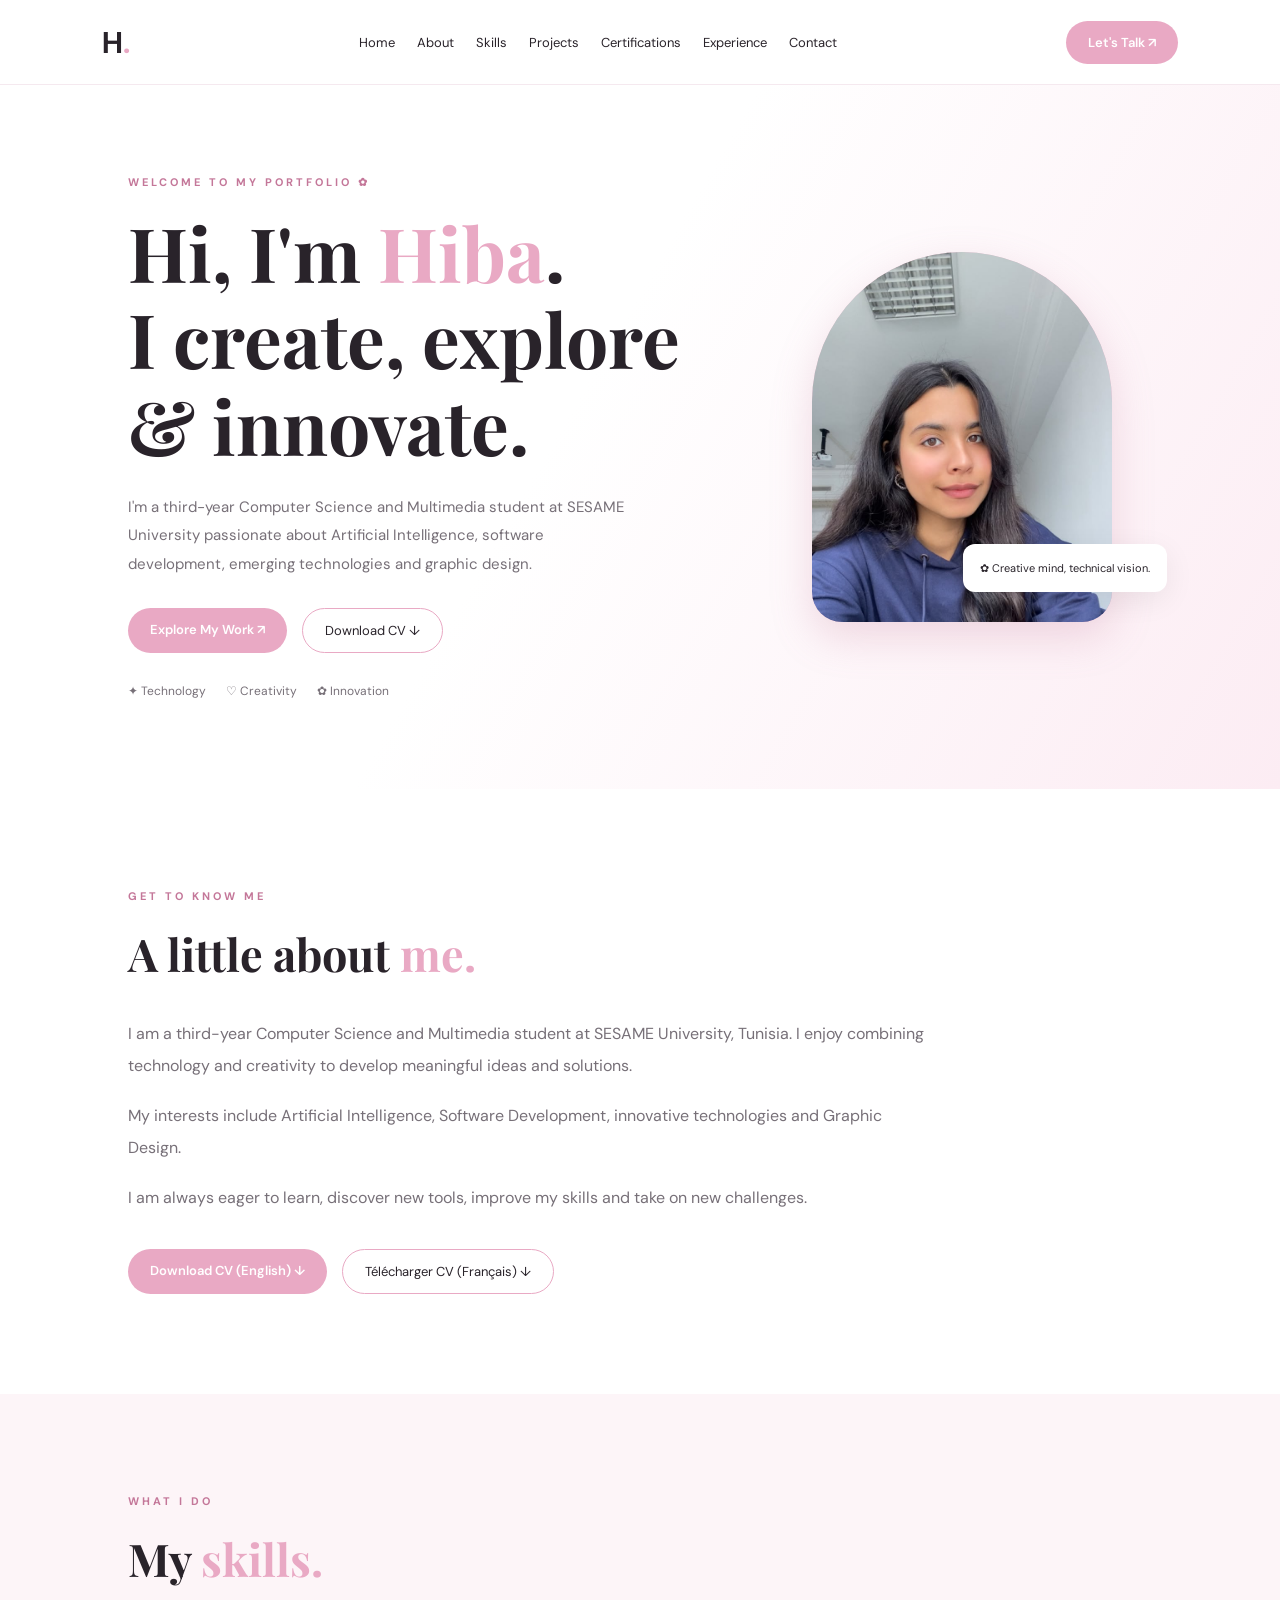
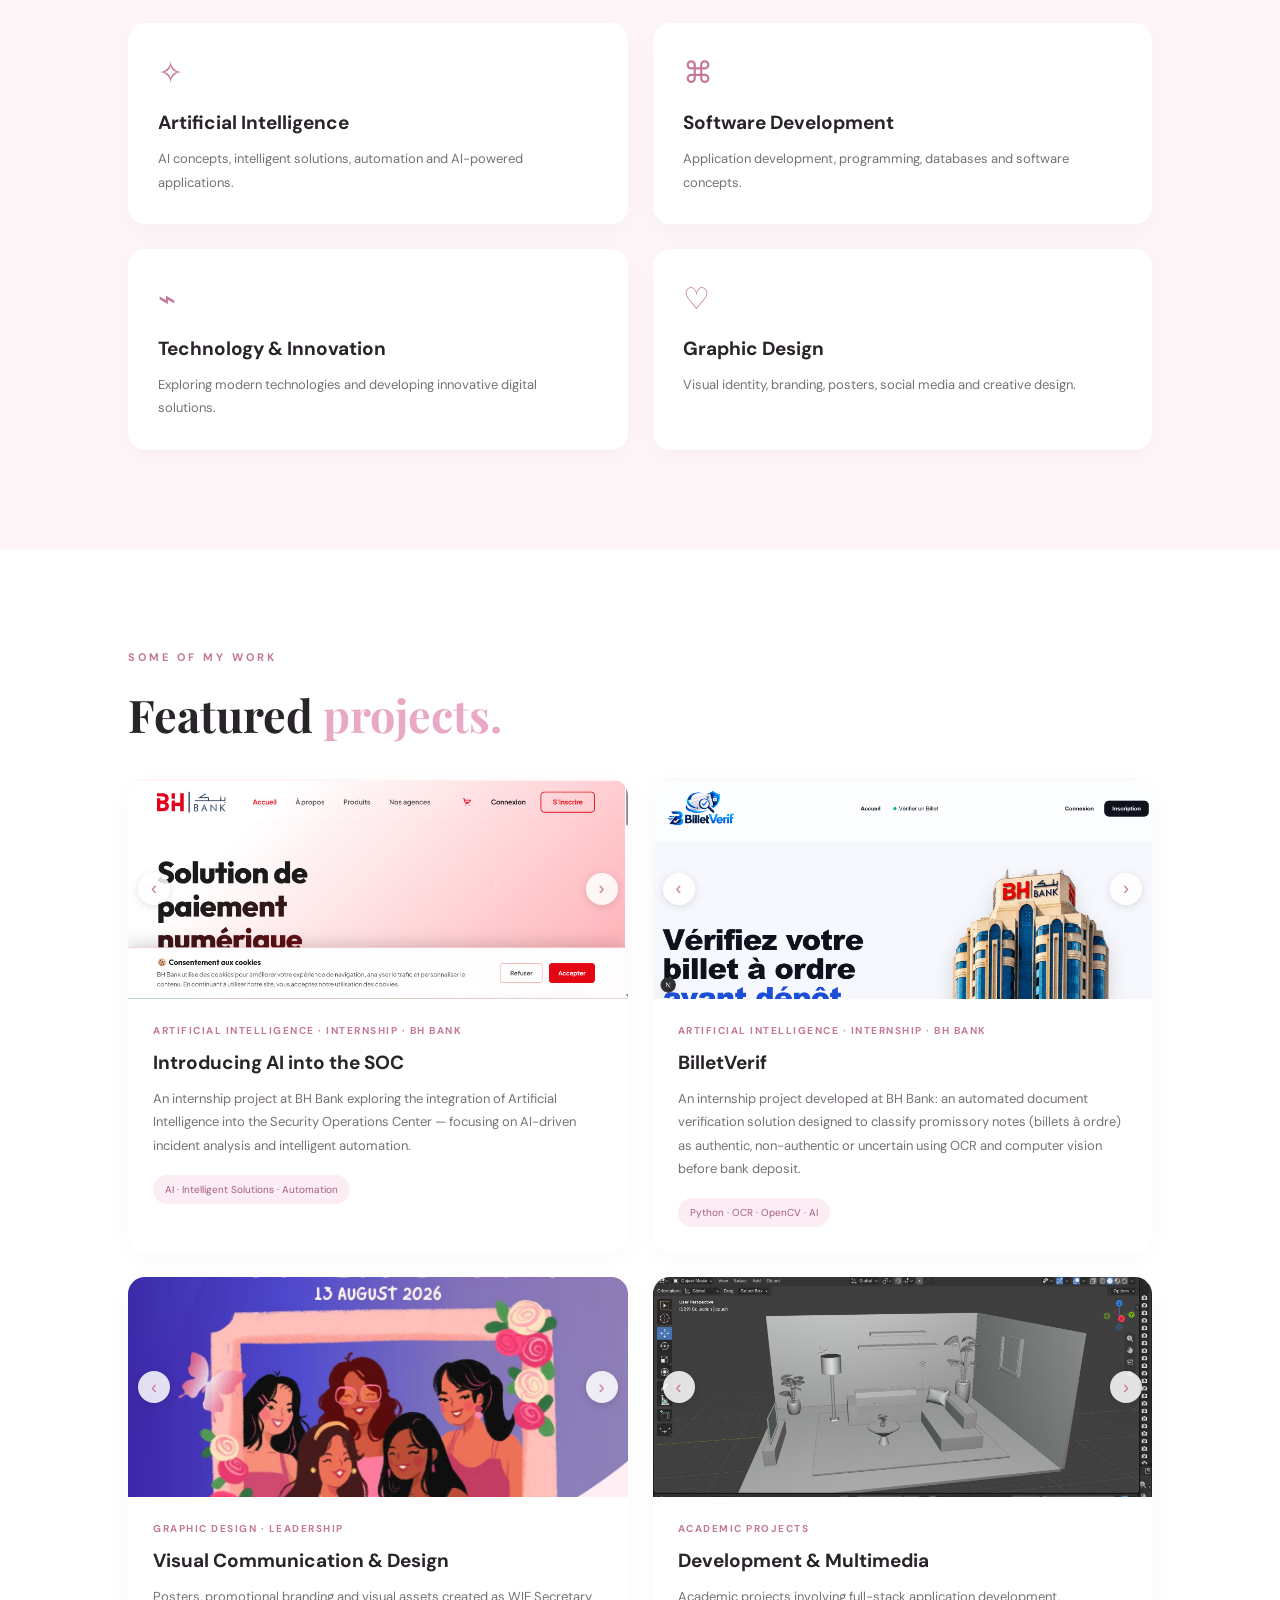
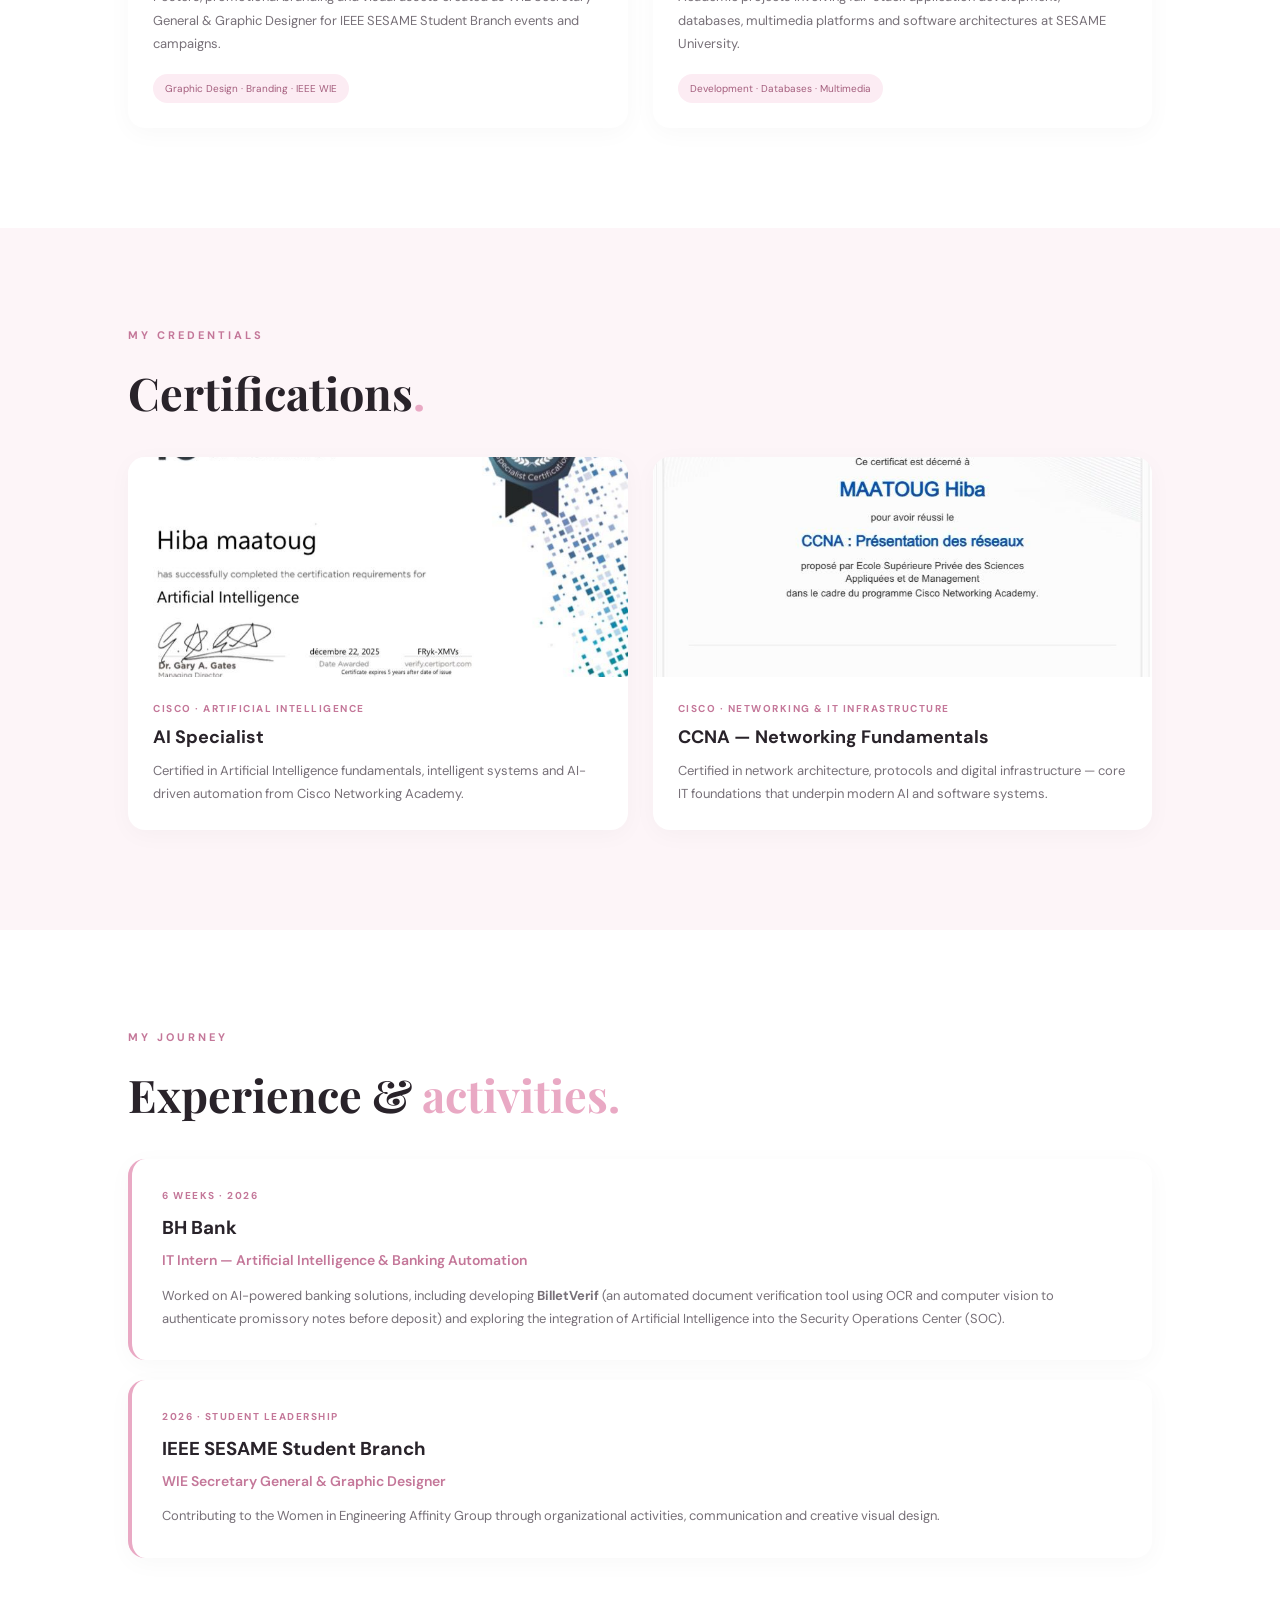
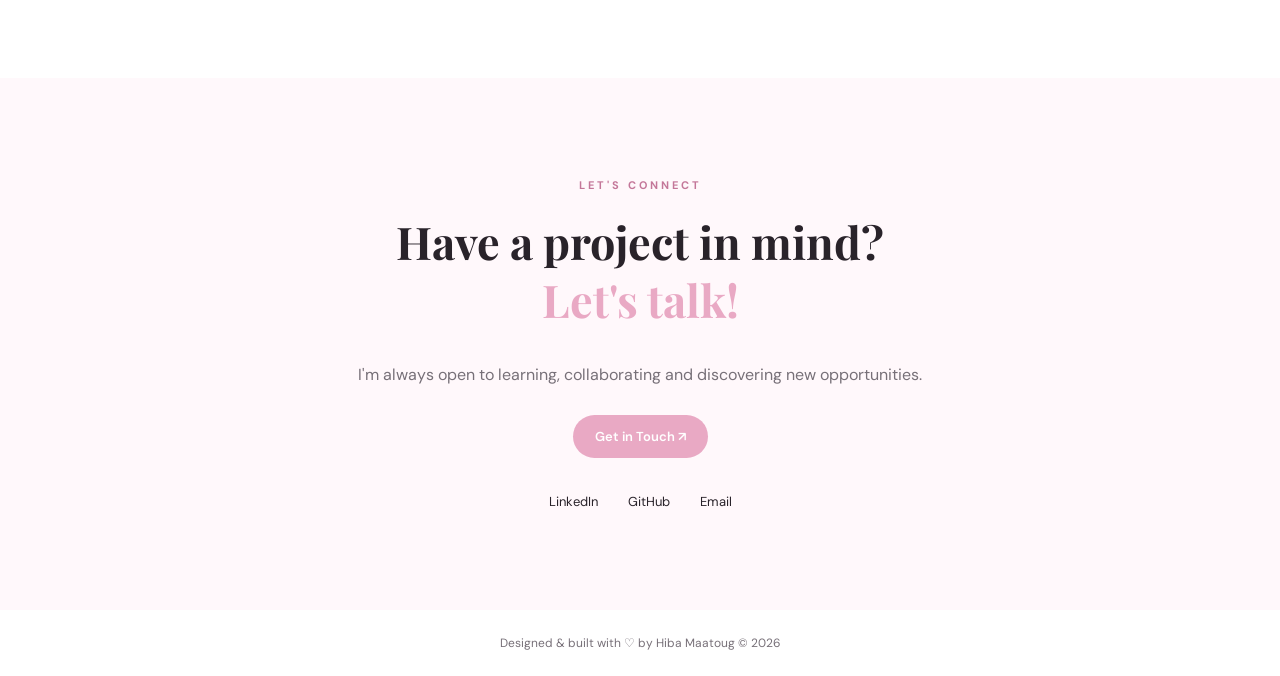
<file: index.html>
<!DOCTYPE html>
<html lang="en">
<head>
  <meta charset="UTF-8">
  <meta name="viewport" content="width=device-width, initial-scale=1.0">
  <title>Hiba Maatoug | Portfolio</title>
  <meta name="description" content="Hiba Maatoug's personal portfolio - AI, Software Development and Graphic Design.">
  <link rel="stylesheet" href="style.css">
  <link rel="preconnect" href="https://fonts.googleapis.com">
  <link rel="preconnect" href="https://fonts.gstatic.com" crossorigin>
  <link href="https://fonts.googleapis.com/css2?family=DM+Sans:wght@400;500;600;700&family=Playfair+Display:wght@500;600;700&display=swap" rel="stylesheet">
</head>
<body>

  <!-- NAVIGATION -->
  <header>
    <nav class="navbar">
      <a href="#home" class="logo">H<span>.</span></a>
      <ul class="nav-links">
        <li><a href="#home">Home</a></li>
        <li><a href="#about">About</a></li>
        <li><a href="#skills">Skills</a></li>
        <li><a href="#projects">Projects</a></li>
        <li><a href="#certifications">Certifications</a></li>
        <li><a href="#experience">Experience</a></li>
        <li><a href="#contact">Contact</a></li>
      </ul>
      <a href="#contact" class="nav-button">Let's Talk ↗</a>
    </nav>
  </header>

  <!-- HOME / HERO -->
  <section id="home" class="hero">
    <div class="hero-content">
      <p class="eyebrow">WELCOME TO MY PORTFOLIO ✿</p>
      <h1>
        Hi, I'm <span>Hiba</span>.<br>
        I create, explore<br>
        & innovate.
      </h1>
      <p class="hero-description">
        I'm a third-year Computer Science and Multimedia student at SESAME University passionate about Artificial Intelligence, software development, emerging technologies and graphic design.
      </p>
      <div class="hero-buttons">
        <a href="#projects" class="primary-button">Explore My Work ↗</a>
        <a href="CV-Hiba-Maatoug-EN.pdf" class="secondary-button" target="_blank" download>
          Download CV ↓
        </a>
      </div>
      <div class="hero-tags">
        <span>✦ Technology</span>
        <span>♡ Creativity</span>
        <span>✿ Innovation</span>
      </div>
    </div>
    <div class="hero-visual">
      <div class="profile-frame">
        <img src="profile.jpeg" alt="Hiba Maatoug" class="profile-photo" onerror="this.onerror=null; this.src='images/profile.jpeg';">
      </div>
      <div class="floating-card">
        ✿ Creative mind, technical vision.
      </div>
    </div>
  </section>

  <!-- ABOUT ME -->
  <section id="about" class="section">
    <p class="eyebrow">GET TO KNOW ME</p>
    <h2>A little about <span>me.</span></h2>
    <div class="about-content">
      <p>
        I am a third-year Computer Science and Multimedia student at SESAME University, Tunisia.
        I enjoy combining technology and creativity to develop meaningful ideas and solutions.
      </p>
      <p>
        My interests include Artificial Intelligence, Software Development, innovative technologies and Graphic Design.
      </p>
      <p>
        I am always eager to learn, discover new tools, improve my skills and take on new challenges.
      </p>
    </div>
    <div class="cv-buttons">
      <a href="CV-Hiba-Maatoug-EN.pdf" class="primary-button" target="_blank" download>Download CV (English) ↓</a>
      <a href="CV-Hiba-Maatoug-Sidebar-FR.pdf" class="secondary-button" target="_blank" download>Télécharger CV (Français) ↓</a>
    </div>
  </section>

  <!-- SKILLS -->
  <section id="skills" class="section soft-section">
    <p class="eyebrow">WHAT I DO</p>
    <h2>My <span>skills.</span></h2>
    <div class="skills-grid">
      <article class="skill-card">
        <div class="skill-icon">✧</div>
        <h3>Artificial Intelligence</h3>
        <p>AI concepts, intelligent solutions, automation and AI-powered applications.</p>
      </article>
      <article class="skill-card">
        <div class="skill-icon">⌘</div>
        <h3>Software Development</h3>
        <p>Application development, programming, databases and software concepts.</p>
      </article>
      <article class="skill-card">
        <div class="skill-icon">⌁</div>
        <h3>Technology & Innovation</h3>
        <p>Exploring modern technologies and developing innovative digital solutions.</p>
      </article>
      <article class="skill-card">
        <div class="skill-icon">♡</div>
        <h3>Graphic Design</h3>
        <p>Visual identity, branding, posters, social media and creative design.</p>
      </article>
    </div>
  </section>

  <!-- PROJECTS -->
  <section id="projects" class="section">
    <p class="eyebrow">SOME OF MY WORK</p>
    <h2>Featured <span>projects.</span></h2>
    <div class="projects-grid">

      <!-- PROJECT 1 — BH Bank / AI in the SOC -->
      <article class="project-card">
        <div class="project-image-slider">
          <div class="slides" id="slider-soc">
            <img src="banksite1.png" alt="BH Bank Project 1" onerror="this.src='images/banksite1.png'">
            <img src="banksite2.png" alt="BH Bank Project 2" onerror="this.src='images/banksite2.png'">
            <img src="banksite3.png" alt="BH Bank Project 3" onerror="this.src='images/banksite3.png'">
            <img src="banksite4.png" alt="BH Bank Project 4" onerror="this.src='images/banksite4.png'">
            <img src="banksite5.png" alt="BH Bank Project 5" onerror="this.src='images/banksite5.png'">
            <img src="banksite6.png" alt="BH Bank Project 6" onerror="this.src='images/banksite6.png'">
            <img src="banksite7.png" alt="BH Bank Project 7" onerror="this.src='images/banksite7.png'">
          </div>
          <button class="slider-btn prev" onclick="slideProject('slider-soc', -1)">‹</button>
          <button class="slider-btn next" onclick="slideProject('slider-soc', 1)">›</button>
        </div>
        <div class="project-info">
          <span class="project-category">ARTIFICIAL INTELLIGENCE · INTERNSHIP · BH BANK</span>
          <h3>Introducing AI into the SOC</h3>
          <p>An internship project at BH Bank exploring the integration of Artificial Intelligence into the Security Operations Center — focusing on AI-driven incident analysis and intelligent automation.</p>
          <span class="project-tech">AI · Intelligent Solutions · Automation</span>
        </div>
      </article>

      <!-- PROJECT 2 — BilletVerif -->
      <article class="project-card">
        <div class="project-image-slider">
          <div class="slides" id="slider-billet">
            <img src="billetverif1.png" alt="BilletVerif Screenshot 1" onerror="this.src='images/billetverif1.png'">
            <img src="billetverif2.png" alt="BilletVerif Screenshot 2" onerror="this.src='images/billetverif2.png'">
            <img src="billetverif3.png" alt="BilletVerif Screenshot 3" onerror="this.src='images/billetverif3.png'">
          </div>
          <button class="slider-btn prev" onclick="slideProject('slider-billet', -1)">‹</button>
          <button class="slider-btn next" onclick="slideProject('slider-billet', 1)">›</button>
        </div>
        <div class="project-info">
          <span class="project-category">ARTIFICIAL INTELLIGENCE · INTERNSHIP · BH BANK</span>
          <h3>BilletVerif</h3>
          <p>An internship project developed at BH Bank: an automated document verification solution designed to classify promissory notes (billets à ordre) as authentic, non-authentic or uncertain using OCR and computer vision before bank deposit.</p>
          <span class="project-tech">Python · OCR · OpenCV · AI</span>
        </div>
      </article>

      <!-- PROJECT 3 — Graphic Design (IEEE & WIE) -->
      <article class="project-card">
        <div class="project-image-slider">
          <div class="slides" id="slider-design">
            <img src="wie1.jpg" alt="IEEE WIE Visual Design 1" onerror="this.src='images/wie1.jpg'">
            <img src="wie2.jpg" alt="IEEE WIE Visual Design 2" onerror="this.src='images/wie2.jpg'">
            <img src="ieee1.jpg" alt="IEEE SESAME Poster 1" onerror="this.src='images/ieee1.jpg'">
            <img src="ieee2.jpg" alt="IEEE SESAME Poster 2" onerror="this.src='images/ieee2.jpg'">
          </div>
          <button class="slider-btn prev" onclick="slideProject('slider-design', -1)">‹</button>
          <button class="slider-btn next" onclick="slideProject('slider-design', 1)">›</button>
        </div>
        <div class="project-info">
          <span class="project-category">GRAPHIC DESIGN · LEADERSHIP</span>
          <h3>Visual Communication & Design</h3>
          <p>Posters, promotional branding and visual assets created as WIE Secretary General & Graphic Designer for IEEE SESAME Student Branch events and campaigns.</p>
          <span class="project-tech">Graphic Design · Branding · IEEE WIE</span>
        </div>
      </article>

      <!-- PROJECT 4 — University Projects -->
      <article class="project-card">
        <div class="project-image-slider">
          <div class="slides" id="slider-uni">
            <img src="uni1.png" alt="SESAME University Project 1" onerror="this.src='images/uni1.png'">
            <img src="uni2.png" alt="SESAME University Project 2" onerror="this.src='images/uni2.png'">
          </div>
          <button class="slider-btn prev" onclick="slideProject('slider-uni', -1)">‹</button>
          <button class="slider-btn next" onclick="slideProject('slider-uni', 1)">›</button>
        </div>
        <div class="project-info">
          <span class="project-category">ACADEMIC PROJECTS</span>
          <h3>Development & Multimedia</h3>
          <p>Academic projects involving full-stack application development, databases, multimedia platforms and software architectures at SESAME University.</p>
          <span class="project-tech">Development · Databases · Multimedia</span>
        </div>
      </article>

    </div>
  </section>

  <!-- CERTIFICATIONS -->
  <section id="certifications" class="section soft-section">
    <p class="eyebrow">MY CREDENTIALS</p>
    <h2>Certifications<span>.</span></h2>
    <div class="certs-grid">

      <article class="cert-card">
        <div class="cert-image-wrap">
          <img src="ai.jpeg" alt="Cisco AI Specialist Certificate" class="cert-img" onerror="this.src='images/ai.jpeg'">
        </div>
        <div class="cert-info">
          <span class="cert-issuer">CISCO · ARTIFICIAL INTELLIGENCE</span>
          <h3>AI Specialist</h3>
          <p>Certified in Artificial Intelligence fundamentals, intelligent systems and AI-driven automation from Cisco Networking Academy.</p>
        </div>
      </article>

      <article class="cert-card">
        <div class="cert-image-wrap">
          <img src="ccna.jpeg" alt="Cisco CCNA Certificate" class="cert-img" onerror="this.src='images/ccna.jpeg'">
        </div>
        <div class="cert-info">
          <span class="cert-issuer">CISCO · NETWORKING & IT INFRASTRUCTURE</span>
          <h3>CCNA — Networking Fundamentals</h3>
          <p>Certified in network architecture, protocols and digital infrastructure — core IT foundations that underpin modern AI and software systems.</p>
        </div>
      </article>

    </div>
  </section>

  <!-- EXPERIENCE -->
  <section id="experience" class="section">
    <p class="eyebrow">MY JOURNEY</p>
    <h2>Experience & <span>activities.</span></h2>
    <article class="experience-card">
      <span class="project-category">6 WEEKS · 2026</span>
      <h3>BH Bank</h3>
      <p class="experience-role">IT Intern — Artificial Intelligence & Banking Automation</p>
      <p>Worked on AI-powered banking solutions, including developing <strong>BilletVerif</strong> (an automated document verification tool using OCR and computer vision to authenticate promissory notes before deposit) and exploring the integration of Artificial Intelligence into the Security Operations Center (SOC).</p>
    </article>
    <article class="experience-card">
      <span class="project-category">2026 · STUDENT LEADERSHIP</span>
      <h3>IEEE SESAME Student Branch</h3>
      <p class="experience-role">WIE Secretary General & Graphic Designer</p>
      <p>Contributing to the Women in Engineering Affinity Group through organizational activities, communication and creative visual design.</p>
    </article>
  </section>

  <!-- CONTACT -->
  <section id="contact" class="contact-section">
    <p class="eyebrow">LET'S CONNECT</p>
    <h2>
      Have a project in mind?<br>
      <span>Let's talk!</span>
    </h2>
    <p>I'm always open to learning, collaborating and discovering new opportunities.</p>
    <a href="mailto:hiba.maatoug@sesame.com.tn" class="primary-button">Get in Touch ↗</a>
    <div class="social-links">
      <a href="https://www.linkedin.com/in/hiba-maatoug-35aba0387/" target="_blank">LinkedIn</a>
      <a href="https://github.com/hibamaatoug-blip" target="_blank">GitHub</a>
      <a href="mailto:hiba.maatoug@sesame.com.tn">Email</a>
    </div>
  </section>

  <!-- FOOTER -->
  <footer>
    <p>Designed & built with ♡ by Hiba Maatoug © 2026</p>
  </footer>

  <script src="script.js"></script>
</body>
</html>
</file>
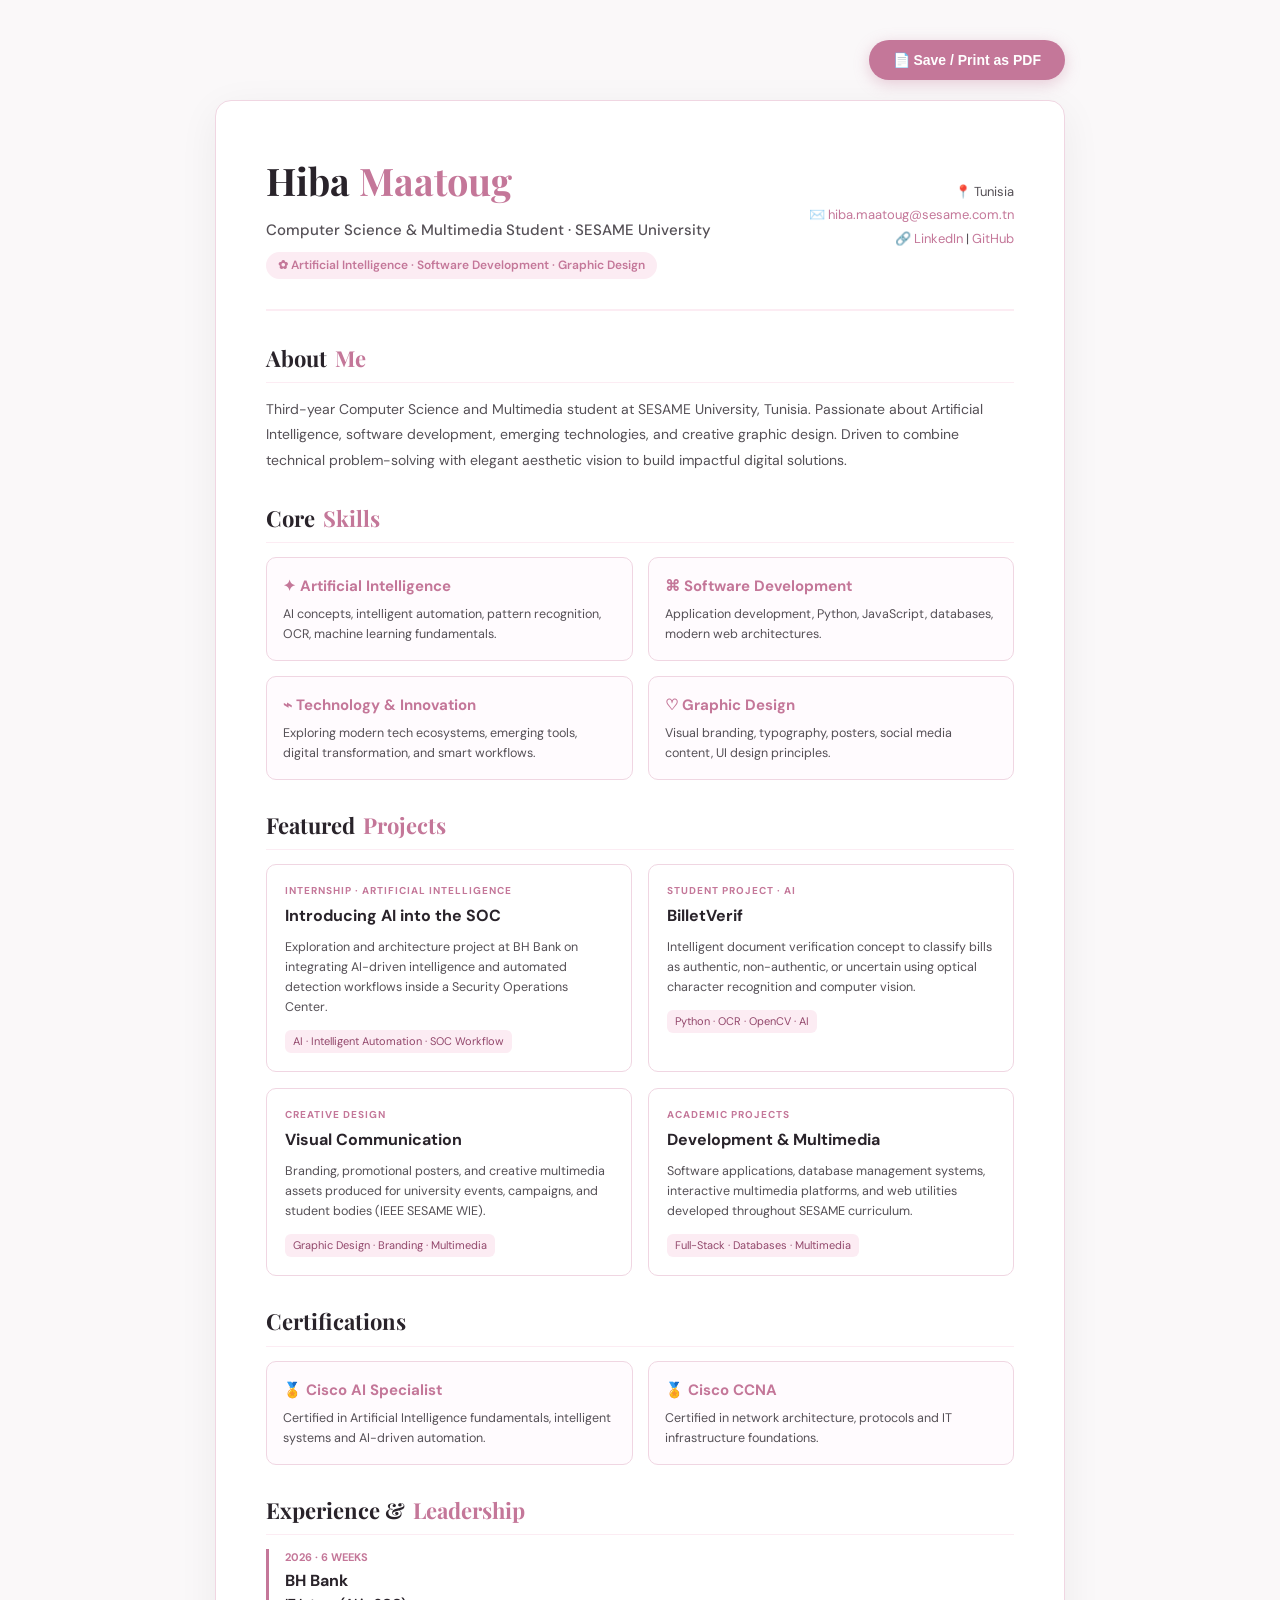
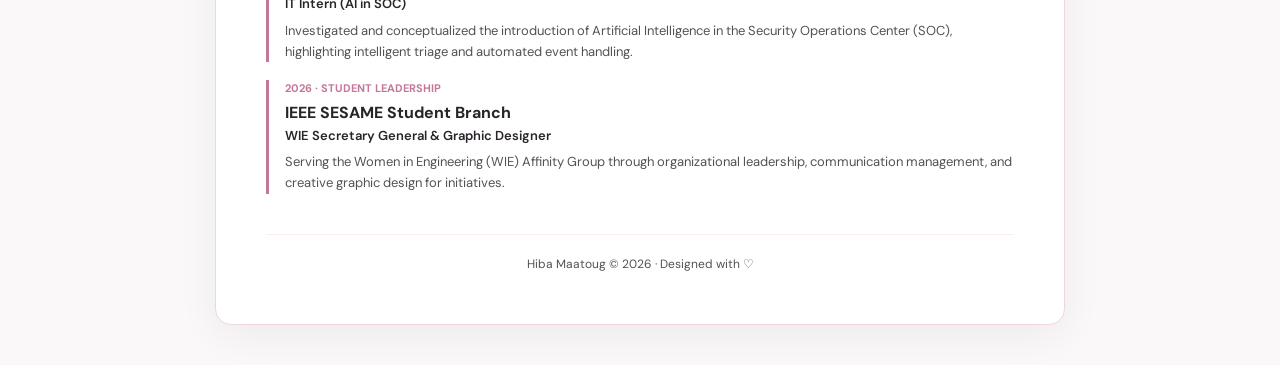
<file: portfolio-print.html>
<!DOCTYPE html>
<html lang="en">
<head>
  <meta charset="UTF-8">
  <meta name="viewport" content="width=device-width, initial-scale=1.0">
  <title>Hiba Maatoug - Portfolio & Resume (PDF Version)</title>
  <link rel="preconnect" href="https://fonts.googleapis.com">
  <link rel="preconnect" href="https://fonts.gstatic.com" crossorigin>
  <link href="https://fonts.googleapis.com/css2?family=DM+Sans:wght@400;500;600;700&family=Playfair+Display:wght@500;600;700&display=swap" rel="stylesheet">
  <style>
    :root {
      --pink: #c47799;
      --light-pink: #fcecf3;
      --dark: #29232a;
      --gray: #555056;
      --border: #f0d6e2;
    }

    * {
      box-sizing: border-box;
      margin: 0;
      padding: 0;
    }

    body {
      font-family: 'DM Sans', sans-serif;
      color: var(--dark);
      background: #faf8f9;
      line-height: 1.6;
      padding: 40px 20px;
    }

    .container {
      max-width: 850px;
      margin: 0 auto;
      background: white;
      padding: 50px;
      border-radius: 16px;
      box-shadow: 0 10px 40px rgba(0, 0, 0, 0.06);
      border: 1px solid var(--border);
    }

    .action-bar {
      position: sticky;
      top: 20px;
      max-width: 850px;
      margin: 0 auto 20px auto;
      display: flex;
      justify-content: flex-end;
      gap: 12px;
    }

    .btn-pdf {
      background: #c47799;
      color: white;
      border: none;
      padding: 12px 24px;
      border-radius: 30px;
      font-size: 14px;
      font-weight: 600;
      cursor: pointer;
      box-shadow: 0 4px 15px rgba(196, 119, 153, 0.35);
      transition: all 0.2s ease;
      display: inline-flex;
      align-items: center;
      gap: 8px;
    }

    .btn-pdf:hover {
      background: #aa5a80;
      transform: translateY(-2px);
    }

    header {
      border-bottom: 2px solid var(--light-pink);
      padding-bottom: 30px;
      margin-bottom: 30px;
      display: flex;
      justify-content: space-between;
      align-items: center;
    }

    .title-area h1 {
      font-family: 'Playfair Display', serif;
      font-size: 38px;
      color: var(--dark);
    }

    .title-area h1 span {
      color: var(--pink);
    }

    .subtitle {
      font-size: 15px;
      color: var(--gray);
      margin-top: 6px;
      font-weight: 500;
    }

    .badge {
      display: inline-block;
      margin-top: 10px;
      background: var(--light-pink);
      color: var(--pink);
      font-size: 12px;
      font-weight: 600;
      padding: 4px 12px;
      border-radius: 20px;
    }

    .contact-info {
      text-align: right;
      font-size: 13px;
      color: var(--gray);
      line-height: 1.8;
    }

    .contact-info a {
      color: var(--pink);
      text-decoration: none;
    }

    .section {
      margin-bottom: 28px;
    }

    .section-title {
      font-family: 'Playfair Display', serif;
      font-size: 22px;
      color: var(--dark);
      margin-bottom: 14px;
      padding-bottom: 6px;
      border-bottom: 1.5px solid var(--light-pink);
      display: flex;
      align-items: center;
      gap: 8px;
    }

    .section-title span {
      color: var(--pink);
    }

    .about-text {
      color: var(--gray);
      font-size: 14px;
      line-height: 1.8;
    }

    .skills-grid {
      display: grid;
      grid-template-columns: 1fr 1fr;
      gap: 15px;
    }

    .skill-card {
      background: #fffbfe;
      border: 1px solid var(--border);
      border-radius: 10px;
      padding: 16px;
    }

    .skill-card h4 {
      font-size: 15px;
      color: var(--pink);
      margin-bottom: 6px;
    }

    .skill-card p {
      font-size: 12.5px;
      color: var(--gray);
    }

    .projects-grid {
      display: grid;
      grid-template-columns: 1fr 1fr;
      gap: 16px;
    }

    .project-card {
      border: 1px solid var(--border);
      border-radius: 10px;
      padding: 18px;
      background: white;
    }

    .project-card .cat {
      font-size: 10px;
      font-weight: 700;
      color: var(--pink);
      letter-spacing: 1px;
      text-transform: uppercase;
      display: block;
      margin-bottom: 4px;
    }

    .project-card h4 {
      font-size: 16px;
      margin-bottom: 8px;
    }

    .project-card p {
      font-size: 12.5px;
      color: var(--gray);
      line-height: 1.6;
      margin-bottom: 10px;
    }

    .tags {
      font-size: 11px;
      color: #92476b;
      background: var(--light-pink);
      padding: 3px 8px;
      border-radius: 6px;
      display: inline-block;
    }

    .exp-item {
      border-left: 3px solid var(--pink);
      padding-left: 16px;
      margin-bottom: 18px;
    }

    .exp-item .meta {
      font-size: 11px;
      color: var(--pink);
      font-weight: 700;
    }

    .exp-item h4 {
      font-size: 16px;
      margin-top: 2px;
    }

    .exp-item .role {
      font-size: 13px;
      font-weight: 600;
      color: var(--dark);
      margin-bottom: 6px;
    }

    .exp-item p {
      font-size: 13px;
      color: var(--gray);
    }

    footer {
      margin-top: 40px;
      text-align: center;
      font-size: 12px;
      color: var(--gray);
      border-top: 1px solid var(--light-pink);
      padding-top: 20px;
    }

    @media print {
      body {
        background: white;
        padding: 0;
      }
      .action-bar {
        display: none !important;
      }
      .container {
        border: none;
        box-shadow: none;
        padding: 0;
        max-width: 100%;
      }
      .skill-card, .project-card, .exp-item {
        page-break-inside: avoid;
      }
      @page {
        margin: 1.5cm;
        size: A4 portrait;
      }
    }
  </style>
</head>
<body>

  <div class="action-bar">
    <button class="btn-pdf" onclick="window.print()">
      📄 Save / Print as PDF
    </button>
  </div>

  <div class="container">
    <header>
      <div class="title-area">
        <h1>Hiba <span>Maatoug</span></h1>
        <div class="subtitle">Computer Science & Multimedia Student · SESAME University</div>
        <div class="badge">✿ Artificial Intelligence · Software Development · Graphic Design</div>
      </div>
      <div class="contact-info">
        <div>📍 Tunisia</div>
        <div>✉️ <a href="mailto:hiba.maatoug@sesame.com.tn">hiba.maatoug@sesame.com.tn</a></div>
        <div>🔗 <a href="https://www.linkedin.com/in/hiba-maatoug-35aba0387/" target="_blank">LinkedIn</a> | <a href="https://github.com/hibamaatoug-blip" target="_blank">GitHub</a></div>
      </div>
    </header>

    <section class="section">
      <h3 class="section-title">About <span>Me</span></h3>
      <p class="about-text">
        Third-year Computer Science and Multimedia student at SESAME University, Tunisia. Passionate about Artificial Intelligence, software development, emerging technologies, and creative graphic design. Driven to combine technical problem-solving with elegant aesthetic vision to build impactful digital solutions.
      </p>
    </section>

    <section class="section">
      <h3 class="section-title">Core <span>Skills</span></h3>
      <div class="skills-grid">
        <div class="skill-card">
          <h4>✦ Artificial Intelligence</h4>
          <p>AI concepts, intelligent automation, pattern recognition, OCR, machine learning fundamentals.</p>
        </div>
        <div class="skill-card">
          <h4>⌘ Software Development</h4>
          <p>Application development, Python, JavaScript, databases, modern web architectures.</p>
        </div>
        <div class="skill-card">
          <h4>⌁ Technology & Innovation</h4>
          <p>Exploring modern tech ecosystems, emerging tools, digital transformation, and smart workflows.</p>
        </div>
        <div class="skill-card">
          <h4>♡ Graphic Design</h4>
          <p>Visual branding, typography, posters, social media content, UI design principles.</p>
        </div>
      </div>
    </section>

    <section class="section">
      <h3 class="section-title">Featured <span>Projects</span></h3>
      <div class="projects-grid">
        <div class="project-card">
          <span class="cat">Internship · Artificial Intelligence</span>
          <h4>Introducing AI into the SOC</h4>
          <p>Exploration and architecture project at BH Bank on integrating AI-driven intelligence and automated detection workflows inside a Security Operations Center.</p>
          <span class="tags">AI · Intelligent Automation · SOC Workflow</span>
        </div>
        <div class="project-card">
          <span class="cat">Student Project · AI</span>
          <h4>BilletVerif</h4>
          <p>Intelligent document verification concept to classify bills as authentic, non-authentic, or uncertain using optical character recognition and computer vision.</p>
          <span class="tags">Python · OCR · OpenCV · AI</span>
        </div>
        <div class="project-card">
          <span class="cat">Creative Design</span>
          <h4>Visual Communication</h4>
          <p>Branding, promotional posters, and creative multimedia assets produced for university events, campaigns, and student bodies (IEEE SESAME WIE).</p>
          <span class="tags">Graphic Design · Branding · Multimedia</span>
        </div>
        <div class="project-card">
          <span class="cat">Academic Projects</span>
          <h4>Development & Multimedia</h4>
          <p>Software applications, database management systems, interactive multimedia platforms, and web utilities developed throughout SESAME curriculum.</p>
          <span class="tags">Full-Stack · Databases · Multimedia</span>
        </div>
      </div>
    </section>

    <section class="section">
      <h3 class="section-title">Certifications</h3>
      <div class="skills-grid">
        <div class="skill-card">
          <h4>🏅 Cisco AI Specialist</h4>
          <p>Certified in Artificial Intelligence fundamentals, intelligent systems and AI-driven automation.</p>
        </div>
        <div class="skill-card">
          <h4>🏅 Cisco CCNA</h4>
          <p>Certified in network architecture, protocols and IT infrastructure foundations.</p>
        </div>
      </div>
    </section>

    <section class="section">
      <h3 class="section-title">Experience & <span>Leadership</span></h3>
      <div class="exp-item">
        <div class="meta">2026 · 6 WEEKS</div>
        <h4>BH Bank</h4>
        <div class="role">IT Intern (AI in SOC)</div>
        <p>Investigated and conceptualized the introduction of Artificial Intelligence in the Security Operations Center (SOC), highlighting intelligent triage and automated event handling.</p>
      </div>
      <div class="exp-item">
        <div class="meta">2026 · STUDENT LEADERSHIP</div>
        <h4>IEEE SESAME Student Branch</h4>
        <div class="role">WIE Secretary General & Graphic Designer</div>
        <p>Serving the Women in Engineering (WIE) Affinity Group through organizational leadership, communication management, and creative graphic design for initiatives.</p>
      </div>
    </section>

    <footer>
      Hiba Maatoug © 2026 · Designed with ♡
    </footer>
  </div>

</body>
</html>
</file>
<file: style.css>
/* ========================= 1. GLOBAL SETTINGS ========================= */
:root {
  --pink: #e9a9c4;
  --pink-dark: #c47799;
  --light-pink: #fcecf3;
  --white: #ffffff;
  --dark: #29232a;
  --gray: #777078;
}

* {
  margin: 0;
  padding: 0;
  box-sizing: border-box;
  scroll-behavior: smooth;
}

body {
  font-family: 'DM Sans', sans-serif;
  color: var(--dark);
  background: var(--white);
}

h1, h2 {
  font-family: 'Playfair Display', serif;
}

a {
  text-decoration: none;
  color: inherit;
}

/* ========================= 2. NAVIGATION ========================= */
.navbar {
  min-height: 85px;
  display: flex;
  justify-content: space-between;
  align-items: center;
  padding: 15px 8%;
  background: white;
  position: sticky;
  top: 0;
  z-index: 100;
  border-bottom: 1px solid #f5e9ef;
}

.logo {
  font-size: 30px;
  font-weight: 700;
}

.logo span {
  color: var(--pink);
}

.nav-links {
  display: flex;
  list-style: none;
  gap: 22px;
  font-size: 13px;
}

.nav-links a {
  transition: 0.3s;
}

.nav-links a:hover {
  color: var(--pink-dark);
}

.nav-button, .primary-button {
  background: var(--pink);
  color: white;
  padding: 13px 22px;
  border-radius: 30px;
  font-size: 13px;
  font-weight: 600;
  display: inline-block;
  transition: 0.3s;
}

.nav-button:hover, .primary-button:hover {
  background: var(--pink-dark);
  transform: translateY(-3px);
}

/* ========================= 3. HERO SECTION ========================= */
.hero {
  min-height: 650px;
  padding: 90px 10%;
  display: flex;
  align-items: center;
  justify-content: space-between;
  gap: 50px;
  background: linear-gradient(120deg, #ffffff 45%, #fcecf3 100%);
}

.hero-content {
  max-width: 590px;
}

.eyebrow {
  color: var(--pink-dark);
  font-size: 11px;
  letter-spacing: 3px;
  font-weight: 700;
  margin-bottom: 20px;
}

.hero h1 {
  font-size: clamp(45px, 6vw, 75px);
  line-height: 1.15;
  margin-bottom: 25px;
}

.hero h1 span, h2 span {
  color: var(--pink);
}

.hero-description {
  color: var(--gray);
  line-height: 1.9;
  max-width: 500px;
  font-size: 15px;
}

.hero-buttons {
  display: flex;
  gap: 15px;
  margin: 30px 0;
  flex-wrap: wrap;
}

.secondary-button {
  border: 1px solid var(--pink);
  padding: 13px 22px;
  border-radius: 30px;
  font-size: 13px;
  transition: 0.3s;
  display: inline-block;
}

.secondary-button:hover {
  background: var(--light-pink);
}

.hero-tags {
  display: flex;
  gap: 20px;
  flex-wrap: wrap;
  font-size: 12px;
  color: var(--gray);
}

/* ========================= 4. PROFILE PHOTO ========================= */
.hero-visual {
  position: relative;
  width: 340px;
  flex-shrink: 0;
}

.profile-frame {
  width: 300px;
  height: 370px;
  border-radius: 150px 150px 30px 30px;
  overflow: hidden;
  background: linear-gradient(145deg, #f3c5d8, #e9a9c4);
  box-shadow: 0 15px 40px rgba(196, 119, 153, 0.25);
}

.profile-photo {
  width: 100%;
  height: 100%;
  object-fit: cover;
  object-position: center top;
  display: block;
}

.floating-card {
  position: absolute;
  bottom: 30px;
  right: -15px;
  background: white;
  padding: 17px;
  border-radius: 12px;
  box-shadow: 0 8px 30px #00000012;
  font-size: 11px;
}

/* ========================= 5. GENERAL SECTIONS ========================= */
.section {
  padding: 100px 10%;
}

.section h2, .contact-section h2 {
  font-size: 45px;
  margin-bottom: 35px;
}

.soft-section {
  background: #fdf5f8;
}

.about-content {
  max-width: 800px;
  color: var(--gray);
  line-height: 2;
  display: grid;
  gap: 18px;
  margin-bottom: 35px;
}

.cv-buttons {
  display: flex;
  gap: 15px;
  flex-wrap: wrap;
}

/* ========================= 6. SKILLS ========================= */
.skills-grid {
  display: grid;
  grid-template-columns: repeat(2, 1fr);
  gap: 25px;
}

.skill-card {
  background: white;
  border-radius: 17px;
  padding: 30px;
  box-shadow: 0 5px 25px #00000008;
  transition: 0.3s;
}

.skill-card:hover {
  transform: translateY(-6px);
  box-shadow: 0 12px 30px #d78eaf20;
}

.skill-icon {
  font-size: 30px;
  color: var(--pink-dark);
  margin-bottom: 18px;
}

.skill-card h3 {
  margin-bottom: 12px;
  font-size: 19px;
}

.skill-card p {
  color: var(--gray);
  line-height: 1.8;
  font-size: 13px;
}

/* ========================= 7. PROJECTS ========================= */
.projects-grid {
  display: grid;
  grid-template-columns: repeat(2, 1fr);
  gap: 25px;
}

.project-card {
  background: white;
  border-radius: 17px;
  overflow: hidden;
  box-shadow: 0 5px 25px #00000008;
  transition: 0.3s;
}

.project-card:hover {
  transform: translateY(-6px);
  box-shadow: 0 12px 30px #d78eaf20;
}

/* Image Slider */
.project-image-slider {
  position: relative;
  height: 220px;
  overflow: hidden;
  background: #f5dce7;
}

.slides {
  display: flex;
  height: 100%;
  transition: transform 0.4s ease;
}

.slides img {
  min-width: 100%;
  height: 100%;
  object-fit: cover;
  flex-shrink: 0;
}

.slider-btn {
  position: absolute;
  top: 50%;
  transform: translateY(-50%);
  background: rgba(255, 255, 255, 0.85);
  border: none;
  border-radius: 50%;
  width: 32px;
  height: 32px;
  font-size: 18px;
  cursor: pointer;
  color: var(--pink-dark);
  display: flex;
  align-items: center;
  justify-content: center;
  transition: 0.2s;
  z-index: 2;
  box-shadow: 0 2px 10px rgba(0,0,0,0.12);
}

.slider-btn:hover {
  background: white;
  color: var(--pink-dark);
}

.slider-btn.prev { left: 10px; }
.slider-btn.next { right: 10px; }

/* Static project images (for design/university cards) */
.project-image {
  height: 220px;
  display: flex;
  justify-content: center;
  align-items: center;
  font-family: 'Playfair Display', serif;
  font-size: 22px;
  font-weight: 700;
  color: #7c4660;
  letter-spacing: 1px;
}

.project-three { background: #f5e5d5; }
.project-four  { background: #e8e6f3; }

.project-info {
  padding: 25px;
}

.project-category {
  font-size: 10px;
  letter-spacing: 1.5px;
  color: var(--pink-dark);
  font-weight: 700;
  display: block;
  margin-bottom: 13px;
}

.project-info h3 {
  margin-bottom: 12px;
  font-size: 19px;
}

.project-info p {
  color: var(--gray);
  line-height: 1.8;
  font-size: 13px;
}

.project-tech {
  display: inline-block;
  margin-top: 18px;
  padding: 8px 12px;
  background: var(--light-pink);
  color: #a45e7d;
  border-radius: 20px;
  font-size: 10px;
}

/* ========================= 8. CERTIFICATIONS ========================= */
.certs-grid {
  display: grid;
  grid-template-columns: repeat(2, 1fr);
  gap: 25px;
}

.cert-card {
  background: white;
  border-radius: 17px;
  overflow: hidden;
  box-shadow: 0 5px 25px #00000008;
  transition: 0.3s;
  display: flex;
  flex-direction: column;
}

.cert-card:hover {
  transform: translateY(-6px);
  box-shadow: 0 12px 30px #d78eaf20;
}

.cert-image-wrap {
  height: 220px;
  overflow: hidden;
  background: #f0e8ef;
}

.cert-img {
  width: 100%;
  height: 100%;
  object-fit: cover;
  object-position: center;
  display: block;
  transition: transform 0.4s ease;
}

.cert-card:hover .cert-img {
  transform: scale(1.03);
}

.cert-info {
  padding: 25px;
}

.cert-issuer {
  font-size: 10px;
  letter-spacing: 1.5px;
  color: var(--pink-dark);
  font-weight: 700;
  display: block;
  margin-bottom: 10px;
}

.cert-info h3 {
  margin-bottom: 10px;
  font-size: 18px;
}

.cert-info p {
  color: var(--gray);
  line-height: 1.8;
  font-size: 13px;
}

/* ========================= 9. EXPERIENCE ========================= */
.experience-card {
  background: white;
  border-radius: 17px;
  padding: 30px;
  margin-bottom: 20px;
  border-left: 4px solid var(--pink);
  box-shadow: 0 5px 25px #00000008;
}

.experience-card h3 {
  margin-bottom: 8px;
}

.experience-card p {
  color: var(--gray);
  line-height: 1.8;
  font-size: 13px;
}

.experience-role {
  color: var(--pink-dark) !important;
  font-weight: 600;
  margin-bottom: 10px;
  font-size: 14px !important;
}

/* ========================= 10. CONTACT ========================= */
.contact-section {
  text-align: center;
  padding: 100px 20px;
  background: #fff8fb;
}

.contact-section h2 {
  line-height: 1.3;
}

.contact-section > p:not(.eyebrow) {
  color: var(--gray);
  margin-bottom: 30px;
}

.social-links {
  margin-top: 35px;
  display: flex;
  justify-content: center;
  gap: 30px;
  font-size: 13px;
}

.social-links a:hover {
  color: var(--pink-dark);
}

/* ========================= 11. FOOTER ========================= */
footer {
  text-align: center;
  padding: 25px;
  color: var(--gray);
  font-size: 12px;
}

/* ========================= 12. ANIMATIONS ========================= */
.reveal {
  opacity: 0;
  transform: translateY(25px);
  transition: opacity 0.7s ease, transform 0.7s ease;
}

.reveal.visible {
  opacity: 1;
  transform: translateY(0);
}

/* ========================= 13. RESPONSIVE ========================= */
@media (max-width: 950px) {
  .nav-links {
    gap: 14px;
    font-size: 12px;
  }
}

@media (max-width: 850px) {
  .hero {
    flex-direction: column;
    text-align: center;
  }
  .hero-visual {
    margin: 20px auto;
  }
  .hero-buttons, .hero-tags, .cv-buttons {
    justify-content: center;
  }
  .certs-grid {
    grid-template-columns: 1fr;
  }
}

@media (max-width: 600px) {
  .navbar {
    padding: 15px 5%;
    height: auto;
    flex-wrap: wrap;
    gap: 15px;
  }
  .nav-links {
    order: 3;
    width: 100%;
    overflow-x: auto;
    padding: 10px 0;
  }
  .nav-button {
    padding: 10px 15px;
  }
  .hero {
    padding: 65px 6%;
  }
  .section {
    padding: 70px 6%;
  }
  .skills-grid,
  .projects-grid,
  .certs-grid {
    grid-template-columns: 1fr;
  }
  .section h2,
  .contact-section h2 {
    font-size: 35px;
  }
  .profile-frame {
    width: 260px;
    height: 320px;
  }
}

/* ========================= 14. PRINT STYLES ========================= */
@media print {
  header, .nav-button, .hero-buttons, .slider-btn {
    display: none !important;
  }
  .reveal {
    opacity: 1 !important;
    transform: none !important;
  }
  .skill-card, .project-card, .cert-card, .experience-card {
    page-break-inside: avoid;
    box-shadow: none !important;
    border: 1px solid #ddd !important;
  }
}
</file>
